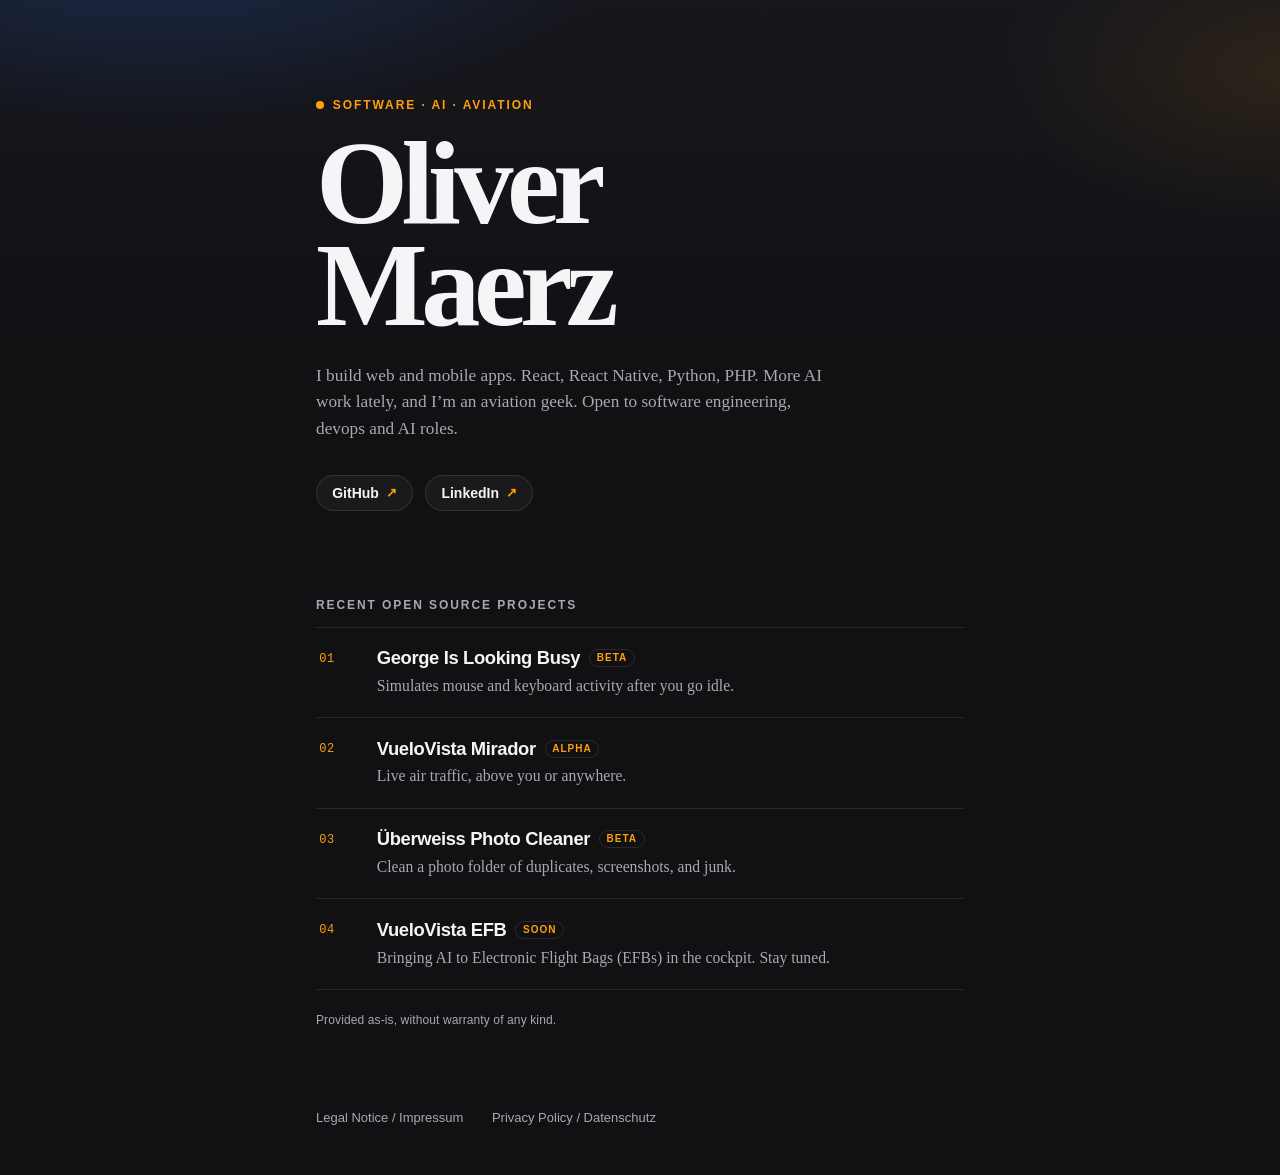
<file: index.html>
<!DOCTYPE html>
<html lang="en">
<head>
  <meta charset="utf-8">
  <meta name="viewport" content="width=device-width, initial-scale=1">
  <title>Oliver Maerz</title>
  <meta name="description" content="Oliver Maerz: software, AI, and aviation. Web and mobile apps, more AI work lately.">
  <link rel="canonical" href="https://olivermaerz.com/">
  <meta property="og:title" content="Oliver Maerz">
  <meta property="og:description" content="Software, AI, and aviation. Web and mobile apps, more AI work lately.">
  <meta property="og:url" content="https://olivermaerz.com/">
  <meta property="og:type" content="website">
  <meta property="og:site_name" content="Oliver Maerz">
  <meta property="og:locale" content="en_US">
  <meta property="og:image" content="https://olivermaerz.com/og.png">
  <meta property="og:image:type" content="image/png">
  <meta property="og:image:width" content="1200">
  <meta property="og:image:height" content="630">
  <meta property="og:image:alt" content="Oliver Maerz — Software · AI · Aviation">
  <meta name="twitter:card" content="summary_large_image">
  <meta name="twitter:title" content="Oliver Maerz">
  <meta name="twitter:description" content="Software, AI, and aviation. Web and mobile apps, more AI work lately.">
  <meta name="twitter:image" content="https://olivermaerz.com/og.png">
  <meta name="twitter:image:alt" content="Oliver Maerz — Software · AI · Aviation">
  <link rel="icon" href="data:image/svg+xml,%3Csvg xmlns='http://www.w3.org/2000/svg' viewBox='0 0 32 32'%3E%3Crect width='32' height='32' rx='8' fill='%23111114'/%3E%3Ctext x='16' y='22' text-anchor='middle' font-size='16' font-family='Georgia,serif' fill='%23ff9f0a'%3Eom%3C/text%3E%3C/svg%3E">
  <link rel="stylesheet" href="styles.css?v=2">
</head>
<body>
  <div class="grain" aria-hidden="true"></div>
  <div class="glow" aria-hidden="true"></div>

  <main>
    <header class="hero">
      <p class="kicker">
        <span class="pulse" aria-hidden="true"></span>
        Software · AI · Aviation
      </p>
      <h1>
        <span>Oliver</span>
        <span>Maerz</span>
      </h1>
      <p class="lede">
        I build web and mobile apps. React, React Native, Python, PHP.
        More AI work lately, and I’m an aviation geek.
        Open to software engineering, devops and AI roles.
      </p>
      <nav class="links" aria-label="Profiles">
        <a href="https://github.com/olivermaerz">GitHub <span aria-hidden="true">↗</span></a>
        <a href="https://www.linkedin.com/in/olivermaerz/">LinkedIn <span aria-hidden="true">↗</span></a>
      </nav>
    </header>

    <section class="work-section" aria-labelledby="work-heading">
      <h2 id="work-heading">Recent Open Source Projects</h2>
      <ul class="work">
        <li>
          <a class="work-row" href="https://george.olivermaerz.com/">
            <span class="work-index">01</span>
            <span class="work-copy">
              <strong>George Is Looking Busy <em class="status">Beta</em></strong>
              <span>Simulates mouse and keyboard activity after you go idle.</span>
            </span>
          </a>
        </li>
        <li>
          <a class="work-row" href="https://github.com/olivermaerz/vuelovista-mirador">
            <span class="work-index">02</span>
            <span class="work-copy">
              <strong>VueloVista Mirador <em class="status">Alpha</em></strong>
              <span>Live air traffic, above you or anywhere.</span>
            </span>
          </a>
        </li>
        <li>
          <a class="work-row" href="https://github.com/olivermaerz/uberweiss-photo-cleaner">
            <span class="work-index">03</span>
            <span class="work-copy">
              <strong>Überweiss Photo Cleaner <em class="status">Beta</em></strong>
              <span>Clean a photo folder of duplicates, screenshots, and junk.</span>
            </span>
          </a>
        </li>
        <li>
          <div class="work-row soon">
            <span class="work-index">04</span>
            <span class="work-copy">
              <strong>VueloVista EFB <em class="status">Soon</em></strong>
              <span>Bringing AI to Electronic Flight Bags (EFBs) in the cockpit. Stay tuned.</span>
            </span>
          </div>
        </li>
      </ul>
      <p class="fineprint">Provided as-is, without warranty of any kind.</p>
    </section>
  </main>

  <footer class="site-footer">
    <a href="/imprint.html">Legal Notice / Impressum</a>
    <span class="sep" aria-hidden="true">·</span>
    <a href="/privacy.html">Privacy Policy / Datenschutz</a>
  </footer>
</body>
</html>
</file>
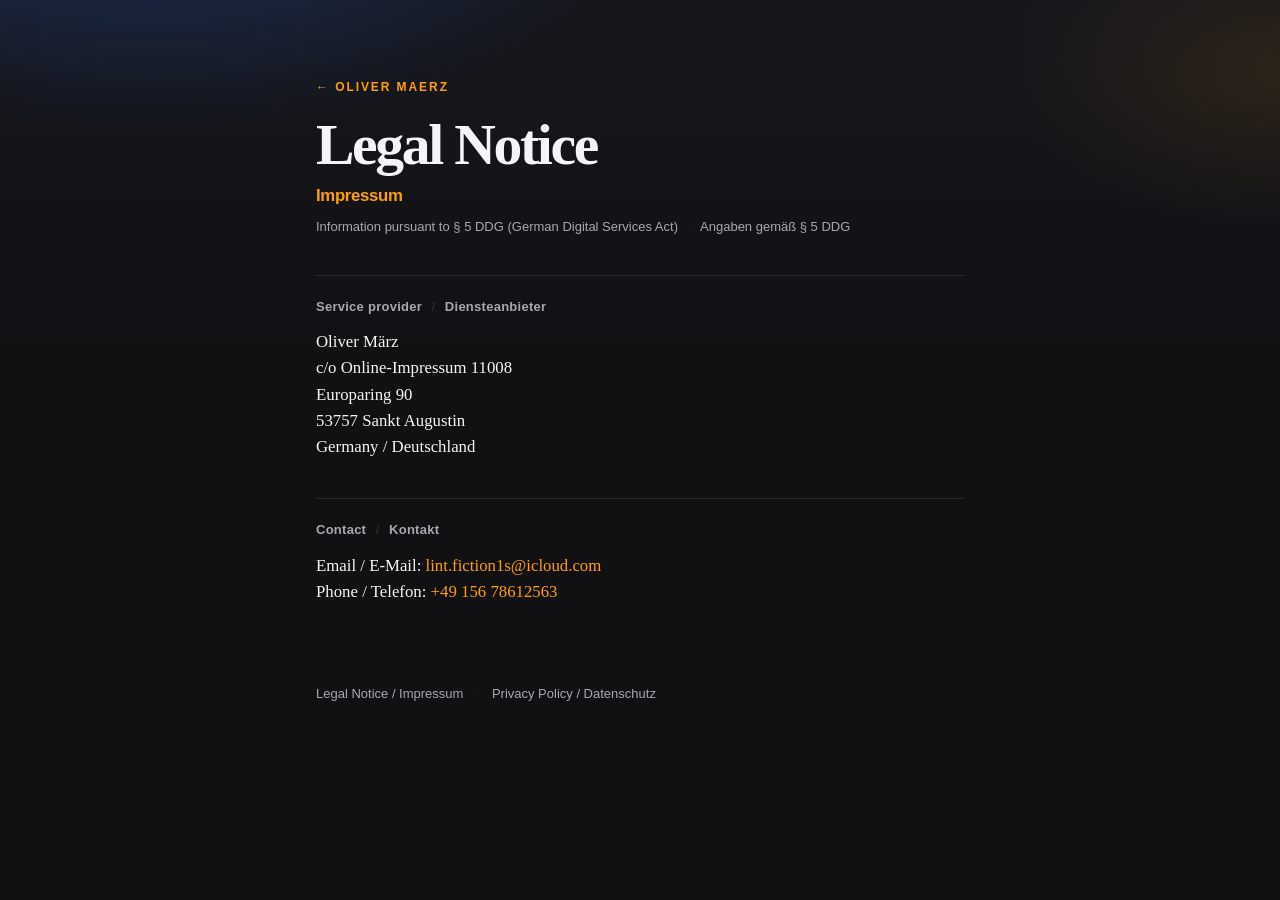
<file: impressum.html>
<!DOCTYPE html>
<html lang="en">
<head>
  <meta charset="utf-8">
  <meta name="viewport" content="width=device-width, initial-scale=1">
  <title>Impressum — Oliver Maerz</title>
  <meta http-equiv="refresh" content="0; url=/imprint.html">
  <link rel="canonical" href="https://olivermaerz.com/imprint.html">
  <meta name="robots" content="noindex">
  <script>location.replace("/imprint.html");</script>
</head>
<body>
  <p><a href="/imprint.html">Legal Notice / Impressum</a></p>
</body>
</html>
</file>
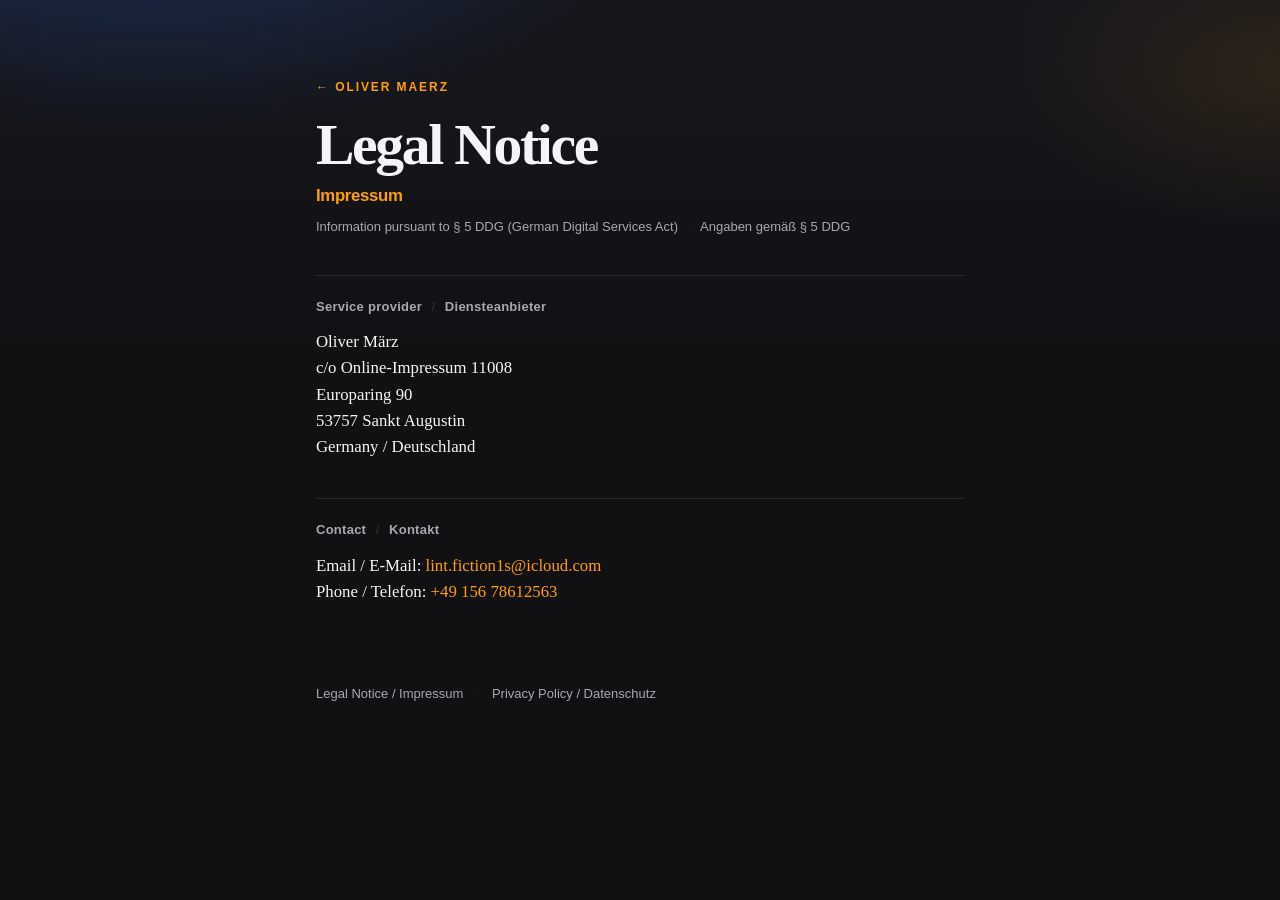
<file: imprint.html>
<!DOCTYPE html>
<html lang="en">
<head>
  <meta charset="utf-8">
  <meta name="viewport" content="width=device-width, initial-scale=1">
  <title>Legal Notice / Impressum — Oliver Maerz</title>
  <meta name="description" content="Legal notice / Impressum and provider identification for olivermaerz.com.">
  <link rel="canonical" href="https://olivermaerz.com/imprint.html">
  <meta name="robots" content="noindex">
  <link rel="icon" href="data:image/svg+xml,%3Csvg xmlns='http://www.w3.org/2000/svg' viewBox='0 0 32 32'%3E%3Crect width='32' height='32' rx='8' fill='%23111114'/%3E%3Ctext x='16' y='22' text-anchor='middle' font-size='16' font-family='Georgia,serif' fill='%23ff9f0a'%3Eom%3C/text%3E%3C/svg%3E">
  <link rel="stylesheet" href="styles.css?v=2">
</head>
<body>
  <div class="grain" aria-hidden="true"></div>
  <div class="glow" aria-hidden="true"></div>

  <main class="legal">
    <p class="kicker"><a href="/">← Oliver Maerz</a></p>
    <h1 class="legal-title">Legal Notice</h1>
    <p class="legal-lede" lang="de">Impressum</p>
    <p class="legal-sub">
      <span lang="en">Information pursuant to § 5 DDG (German Digital Services Act)</span>
      <span class="sep" aria-hidden="true">·</span>
      <span lang="de">Angaben gemäß § 5 DDG</span>
    </p>

    <section class="legal-block" aria-labelledby="provider-heading">
      <h2 id="provider-heading">
        <span lang="en">Service provider</span>
        <span class="sep" aria-hidden="true">/</span>
        <span lang="de">Diensteanbieter</span>
      </h2>
      <p>
        Oliver März<br>
        c/o Online-Impressum 11008<br>
        Europaring 90<br>
        53757 Sankt Augustin<br>
        <span lang="en">Germany</span><span lang="de"> / Deutschland</span>
      </p>
    </section>

    <section class="legal-block" aria-labelledby="contact-heading">
      <h2 id="contact-heading">
        <span lang="en">Contact</span>
        <span class="sep" aria-hidden="true">/</span>
        <span lang="de">Kontakt</span>
      </h2>
      <p>
        <span lang="en">Email</span><span lang="de"> / E-Mail</span>:
        <a href="mailto:lint.fiction1s@icloud.com">lint.fiction1s@icloud.com</a><br>
        <span lang="en">Phone</span><span lang="de"> / Telefon</span>:
        <a href="tel:+4915678612563">+49 156 78612563</a>
      </p>
    </section>
  </main>

  <footer class="site-footer">
    <a href="/imprint.html">Legal Notice / Impressum</a>
    <span class="sep" aria-hidden="true">·</span>
    <a href="/privacy.html">Privacy Policy / Datenschutz</a>
  </footer>
</body>
</html>
</file>
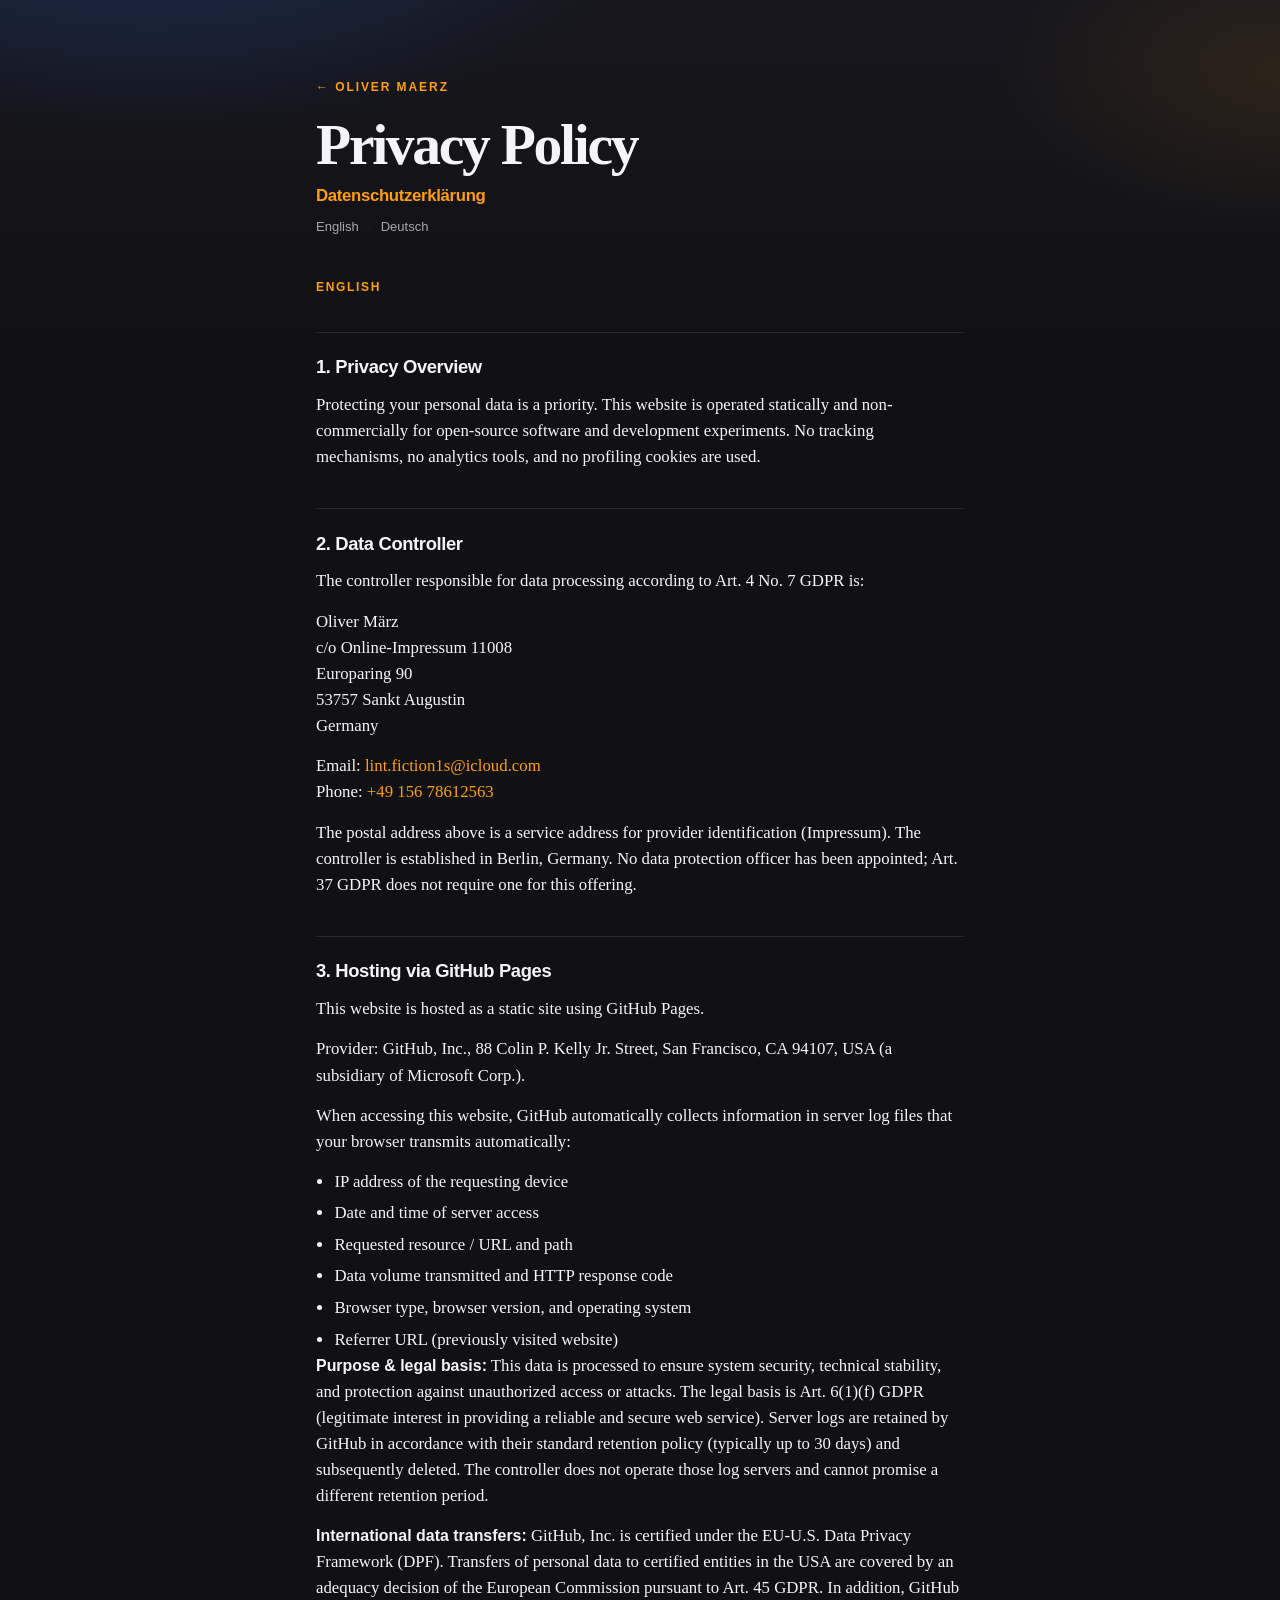
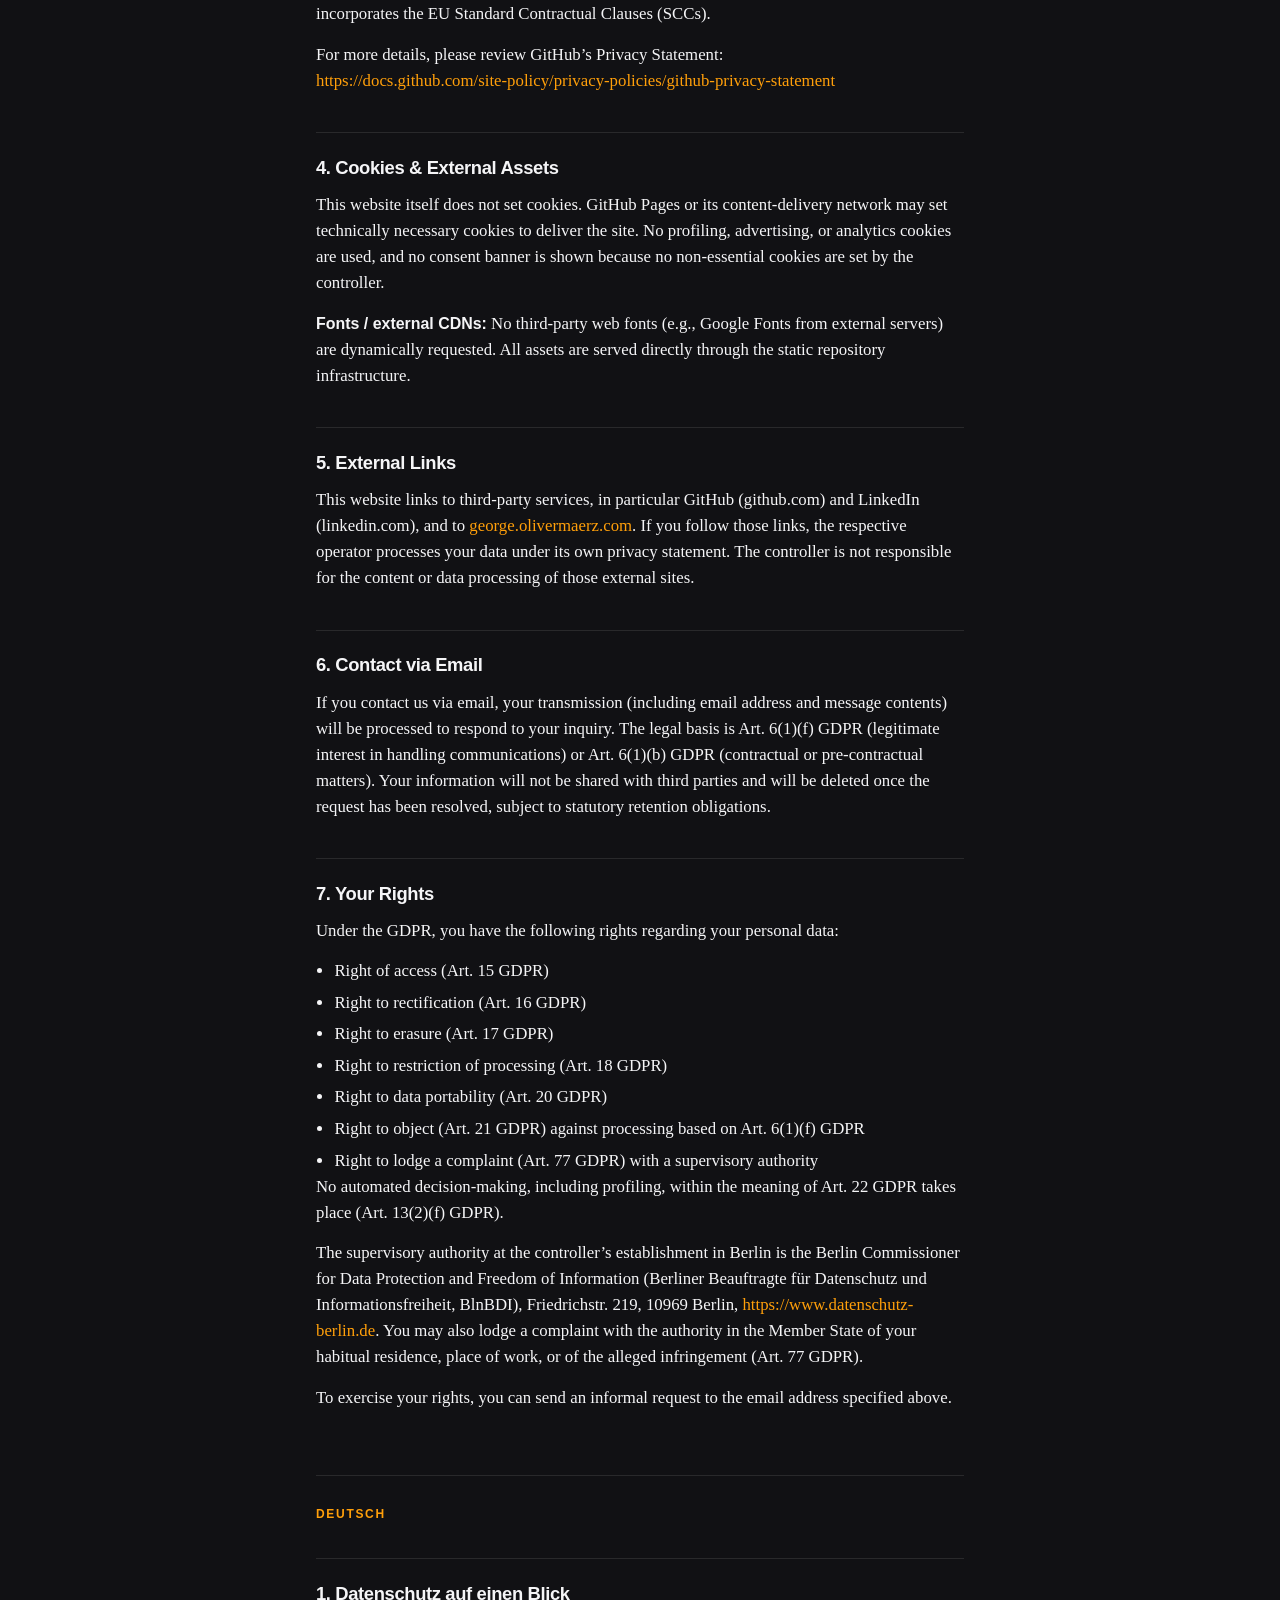
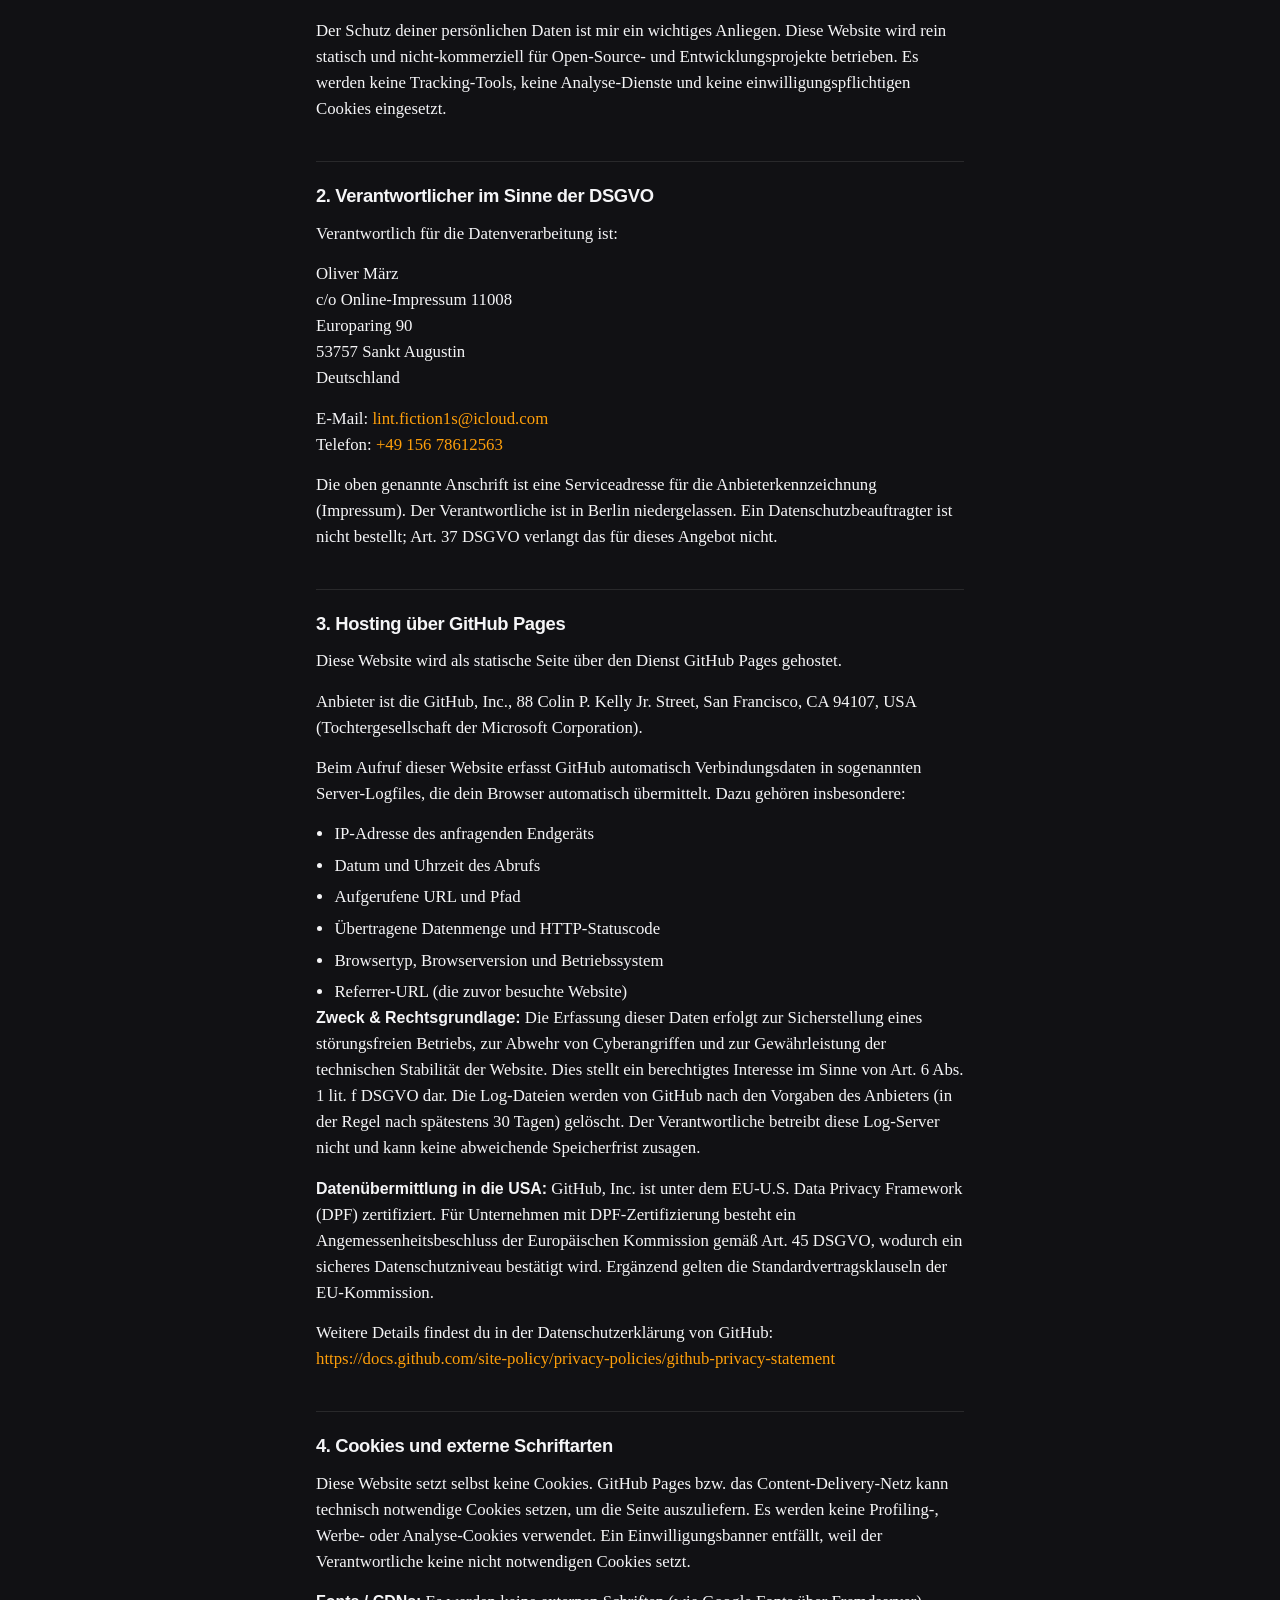
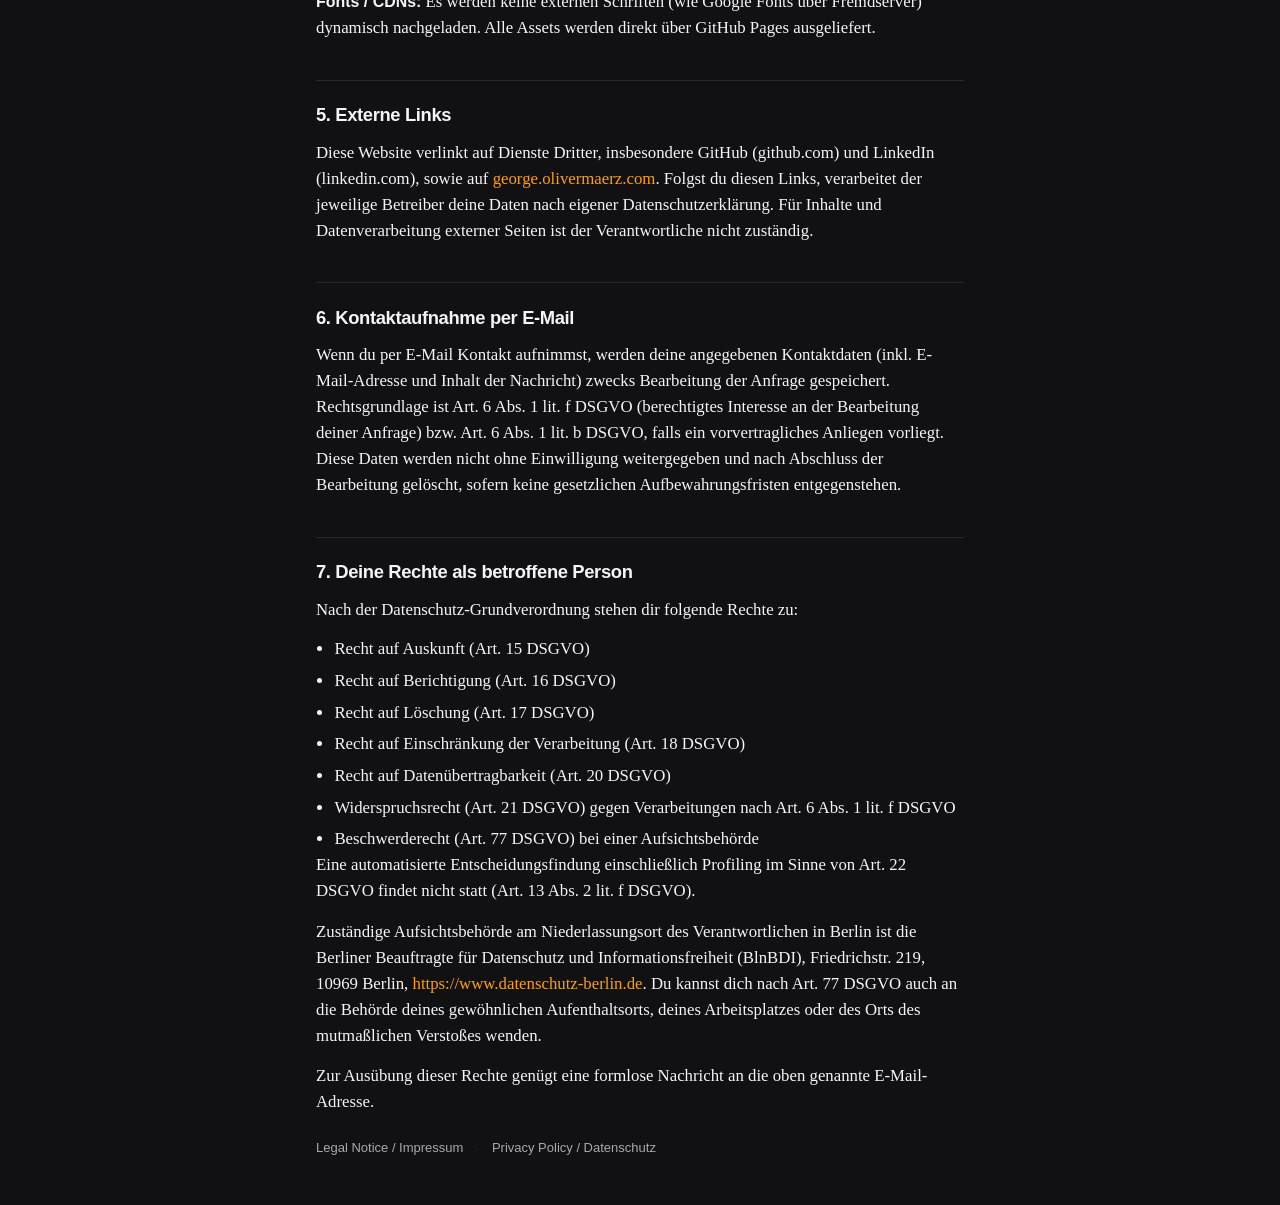
<file: privacy.html>
<!DOCTYPE html>
<html lang="en">
<head>
  <meta charset="utf-8">
  <meta name="viewport" content="width=device-width, initial-scale=1">
  <title>Privacy Policy / Datenschutzerklärung — Oliver Maerz</title>
  <meta name="description" content="Privacy Policy / Datenschutzerklärung for olivermaerz.com.">
  <link rel="canonical" href="https://olivermaerz.com/privacy.html">
  <meta name="robots" content="noindex">
  <link rel="icon" href="data:image/svg+xml,%3Csvg xmlns='http://www.w3.org/2000/svg' viewBox='0 0 32 32'%3E%3Crect width='32' height='32' rx='8' fill='%23111114'/%3E%3Ctext x='16' y='22' text-anchor='middle' font-size='16' font-family='Georgia,serif' fill='%23ff9f0a'%3Eom%3C/text%3E%3C/svg%3E">
  <link rel="stylesheet" href="styles.css?v=2">
</head>
<body>
  <div class="grain" aria-hidden="true"></div>
  <div class="glow" aria-hidden="true"></div>

  <main class="legal privacy">
    <p class="kicker"><a href="/">← Oliver Maerz</a></p>
    <h1 class="legal-title">Privacy Policy</h1>
    <p class="legal-lede" lang="de">Datenschutzerklärung</p>
    <p class="legal-sub">
      <a href="#en">English</a>
      <span class="sep" aria-hidden="true">·</span>
      <a href="#de" lang="de">Deutsch</a>
    </p>

    <article id="en" lang="en" class="policy">
      <h2 class="policy-lang">English</h2>

      <section class="legal-block" aria-labelledby="en-1">
        <h3 id="en-1">1. Privacy Overview</h3>
        <p>
          Protecting your personal data is a priority. This website is operated
          statically and non-commercially for open-source software and development
          experiments. No tracking mechanisms, no analytics tools, and no profiling
          cookies are used.
        </p>
      </section>

      <section class="legal-block" aria-labelledby="en-2">
        <h3 id="en-2">2. Data Controller</h3>
        <p>
          The controller responsible for data processing according to Art. 4 No. 7
          GDPR is:
        </p>
        <p>
          Oliver März<br>
          c/o Online-Impressum 11008<br>
          Europaring 90<br>
          53757 Sankt Augustin<br>
          Germany
        </p>
        <p>
          Email:
          <a href="mailto:lint.fiction1s@icloud.com">lint.fiction1s@icloud.com</a><br>
          Phone:
          <a href="tel:+4915678612563">+49 156 78612563</a>
        </p>
        <p>
          The postal address above is a service address for provider identification
          (Impressum). The controller is established in Berlin, Germany. No data
          protection officer has been appointed; Art. 37 GDPR does not require one
          for this offering.
        </p>
      </section>

      <section class="legal-block" aria-labelledby="en-3">
        <h3 id="en-3">3. Hosting via GitHub Pages</h3>
        <p>
          This website is hosted as a static site using GitHub Pages.
        </p>
        <p>
          Provider: GitHub, Inc., 88 Colin P. Kelly Jr. Street, San Francisco,
          CA 94107, USA (a subsidiary of Microsoft Corp.).
        </p>
        <p>
          When accessing this website, GitHub automatically collects information in
          server log files that your browser transmits automatically:
        </p>
        <ul>
          <li>IP address of the requesting device</li>
          <li>Date and time of server access</li>
          <li>Requested resource / URL and path</li>
          <li>Data volume transmitted and HTTP response code</li>
          <li>Browser type, browser version, and operating system</li>
          <li>Referrer URL (previously visited website)</li>
        </ul>
        <p>
          <strong>Purpose &amp; legal basis:</strong>
          This data is processed to ensure system security, technical stability, and
          protection against unauthorized access or attacks. The legal basis is
          Art. 6(1)(f) GDPR (legitimate interest in providing a reliable and secure
          web service). Server logs are retained by GitHub in accordance with their
          standard retention policy (typically up to 30 days) and subsequently
          deleted. The controller does not operate those log servers and cannot
          promise a different retention period.
        </p>
        <p>
          <strong>International data transfers:</strong>
          GitHub, Inc. is certified under the EU-U.S. Data Privacy Framework (DPF).
          Transfers of personal data to certified entities in the USA are covered by
          an adequacy decision of the European Commission pursuant to Art. 45 GDPR.
          In addition, GitHub incorporates the EU Standard Contractual Clauses (SCCs).
        </p>
        <p>
          For more details, please review GitHub’s Privacy Statement:<br>
          <a href="https://docs.github.com/site-policy/privacy-policies/github-privacy-statement">https://docs.github.com/site-policy/privacy-policies/github-privacy-statement</a>
        </p>
      </section>

      <section class="legal-block" aria-labelledby="en-4">
        <h3 id="en-4">4. Cookies &amp; External Assets</h3>
        <p>
          This website itself does not set cookies. GitHub Pages or its
          content-delivery network may set technically necessary cookies to deliver
          the site. No profiling, advertising, or analytics cookies are used, and no
          consent banner is shown because no non-essential cookies are set by the
          controller.
        </p>
        <p>
          <strong>Fonts / external CDNs:</strong>
          No third-party web fonts (e.g., Google Fonts from external servers) are
          dynamically requested. All assets are served directly through the static
          repository infrastructure.
        </p>
      </section>

      <section class="legal-block" aria-labelledby="en-5">
        <h3 id="en-5">5. External Links</h3>
        <p>
          This website links to third-party services, in particular GitHub
          (github.com) and LinkedIn (linkedin.com), and to
          <a href="https://george.olivermaerz.com/">george.olivermaerz.com</a>.
          If you follow those links, the respective operator processes your data
          under its own privacy statement. The controller is not responsible for the
          content or data processing of those external sites.
        </p>
      </section>

      <section class="legal-block" aria-labelledby="en-6">
        <h3 id="en-6">6. Contact via Email</h3>
        <p>
          If you contact us via email, your transmission (including email address and
          message contents) will be processed to respond to your inquiry. The legal
          basis is Art. 6(1)(f) GDPR (legitimate interest in handling communications)
          or Art. 6(1)(b) GDPR (contractual or pre-contractual matters). Your
          information will not be shared with third parties and will be deleted once
          the request has been resolved, subject to statutory retention obligations.
        </p>
      </section>

      <section class="legal-block" aria-labelledby="en-7">
        <h3 id="en-7">7. Your Rights</h3>
        <p>
          Under the GDPR, you have the following rights regarding your personal data:
        </p>
        <ul>
          <li>Right of access (Art. 15 GDPR)</li>
          <li>Right to rectification (Art. 16 GDPR)</li>
          <li>Right to erasure (Art. 17 GDPR)</li>
          <li>Right to restriction of processing (Art. 18 GDPR)</li>
          <li>Right to data portability (Art. 20 GDPR)</li>
          <li>Right to object (Art. 21 GDPR) against processing based on Art. 6(1)(f) GDPR</li>
          <li>Right to lodge a complaint (Art. 77 GDPR) with a supervisory authority</li>
        </ul>
        <p>
          No automated decision-making, including profiling, within the meaning of
          Art. 22 GDPR takes place (Art. 13(2)(f) GDPR).
        </p>
        <p>
          The supervisory authority at the controller’s establishment in Berlin is
          the Berlin Commissioner for Data Protection and Freedom of Information
          (Berliner Beauftragte für Datenschutz und Informationsfreiheit, BlnBDI),
          Friedrichstr. 219, 10969 Berlin,
          <a href="https://www.datenschutz-berlin.de">https://www.datenschutz-berlin.de</a>.
          You may also lodge a complaint with the authority in the Member State of
          your habitual residence, place of work, or of the alleged infringement
          (Art. 77 GDPR).
        </p>
        <p>
          To exercise your rights, you can send an informal request to the email
          address specified above.
        </p>
      </section>
    </article>

    <article id="de" lang="de" class="policy">
      <h2 class="policy-lang">Deutsch</h2>

      <section class="legal-block" aria-labelledby="de-1">
        <h3 id="de-1">1. Datenschutz auf einen Blick</h3>
        <p>
          Der Schutz deiner persönlichen Daten ist mir ein wichtiges Anliegen. Diese
          Website wird rein statisch und nicht-kommerziell für Open-Source- und
          Entwicklungsprojekte betrieben. Es werden keine Tracking-Tools, keine
          Analyse-Dienste und keine einwilligungspflichtigen Cookies eingesetzt.
        </p>
      </section>

      <section class="legal-block" aria-labelledby="de-2">
        <h3 id="de-2">2. Verantwortlicher im Sinne der DSGVO</h3>
        <p>
          Verantwortlich für die Datenverarbeitung ist:
        </p>
        <p>
          Oliver März<br>
          c/o Online-Impressum 11008<br>
          Europaring 90<br>
          53757 Sankt Augustin<br>
          Deutschland
        </p>
        <p>
          E-Mail:
          <a href="mailto:lint.fiction1s@icloud.com">lint.fiction1s@icloud.com</a><br>
          Telefon:
          <a href="tel:+4915678612563">+49 156 78612563</a>
        </p>
        <p>
          Die oben genannte Anschrift ist eine Serviceadresse für die
          Anbieterkennzeichnung (Impressum). Der Verantwortliche ist in Berlin
          niedergelassen. Ein Datenschutzbeauftragter ist nicht bestellt;
          Art. 37 DSGVO verlangt das für dieses Angebot nicht.
        </p>
      </section>

      <section class="legal-block" aria-labelledby="de-3">
        <h3 id="de-3">3. Hosting über GitHub Pages</h3>
        <p>
          Diese Website wird als statische Seite über den Dienst GitHub Pages gehostet.
        </p>
        <p>
          Anbieter ist die GitHub, Inc., 88 Colin P. Kelly Jr. Street, San Francisco,
          CA 94107, USA (Tochtergesellschaft der Microsoft Corporation).
        </p>
        <p>
          Beim Aufruf dieser Website erfasst GitHub automatisch Verbindungsdaten in
          sogenannten Server-Logfiles, die dein Browser automatisch übermittelt. Dazu
          gehören insbesondere:
        </p>
        <ul>
          <li>IP-Adresse des anfragenden Endgeräts</li>
          <li>Datum und Uhrzeit des Abrufs</li>
          <li>Aufgerufene URL und Pfad</li>
          <li>Übertragene Datenmenge und HTTP-Statuscode</li>
          <li>Browsertyp, Browserversion und Betriebssystem</li>
          <li>Referrer-URL (die zuvor besuchte Website)</li>
        </ul>
        <p>
          <strong>Zweck &amp; Rechtsgrundlage:</strong>
          Die Erfassung dieser Daten erfolgt zur Sicherstellung eines störungsfreien
          Betriebs, zur Abwehr von Cyberangriffen und zur Gewährleistung der
          technischen Stabilität der Website. Dies stellt ein berechtigtes Interesse
          im Sinne von Art. 6 Abs. 1 lit. f DSGVO dar. Die Log-Dateien werden von
          GitHub nach den Vorgaben des Anbieters (in der Regel nach spätestens
          30 Tagen) gelöscht. Der Verantwortliche betreibt diese Log-Server nicht und
          kann keine abweichende Speicherfrist zusagen.
        </p>
        <p>
          <strong>Datenübermittlung in die USA:</strong>
          GitHub, Inc. ist unter dem EU-U.S. Data Privacy Framework (DPF) zertifiziert.
          Für Unternehmen mit DPF-Zertifizierung besteht ein Angemessenheitsbeschluss
          der Europäischen Kommission gemäß Art. 45 DSGVO, wodurch ein sicheres
          Datenschutzniveau bestätigt wird. Ergänzend gelten die
          Standardvertragsklauseln der EU-Kommission.
        </p>
        <p>
          Weitere Details findest du in der Datenschutzerklärung von GitHub:<br>
          <a href="https://docs.github.com/site-policy/privacy-policies/github-privacy-statement">https://docs.github.com/site-policy/privacy-policies/github-privacy-statement</a>
        </p>
      </section>

      <section class="legal-block" aria-labelledby="de-4">
        <h3 id="de-4">4. Cookies und externe Schriftarten</h3>
        <p>
          Diese Website setzt selbst keine Cookies. GitHub Pages bzw. das
          Content-Delivery-Netz kann technisch notwendige Cookies setzen, um die
          Seite auszuliefern. Es werden keine Profiling-, Werbe- oder Analyse-Cookies
          verwendet. Ein Einwilligungsbanner entfällt, weil der Verantwortliche keine
          nicht notwendigen Cookies setzt.
        </p>
        <p>
          <strong>Fonts / CDNs:</strong>
          Es werden keine externen Schriften (wie Google Fonts über Fremdserver)
          dynamisch nachgeladen. Alle Assets werden direkt über GitHub Pages
          ausgeliefert.
        </p>
      </section>

      <section class="legal-block" aria-labelledby="de-5">
        <h3 id="de-5">5. Externe Links</h3>
        <p>
          Diese Website verlinkt auf Dienste Dritter, insbesondere GitHub
          (github.com) und LinkedIn (linkedin.com), sowie auf
          <a href="https://george.olivermaerz.com/">george.olivermaerz.com</a>.
          Folgst du diesen Links, verarbeitet der jeweilige Betreiber deine Daten
          nach eigener Datenschutzerklärung. Für Inhalte und Datenverarbeitung
          externer Seiten ist der Verantwortliche nicht zuständig.
        </p>
      </section>

      <section class="legal-block" aria-labelledby="de-6">
        <h3 id="de-6">6. Kontaktaufnahme per E-Mail</h3>
        <p>
          Wenn du per E-Mail Kontakt aufnimmst, werden deine angegebenen Kontaktdaten
          (inkl. E-Mail-Adresse und Inhalt der Nachricht) zwecks Bearbeitung der
          Anfrage gespeichert. Rechtsgrundlage ist Art. 6 Abs. 1 lit. f DSGVO
          (berechtigtes Interesse an der Bearbeitung deiner Anfrage) bzw.
          Art. 6 Abs. 1 lit. b DSGVO, falls ein vorvertragliches Anliegen vorliegt.
          Diese Daten werden nicht ohne Einwilligung weitergegeben und nach Abschluss
          der Bearbeitung gelöscht, sofern keine gesetzlichen Aufbewahrungsfristen
          entgegenstehen.
        </p>
      </section>

      <section class="legal-block" aria-labelledby="de-7">
        <h3 id="de-7">7. Deine Rechte als betroffene Person</h3>
        <p>
          Nach der Datenschutz-Grundverordnung stehen dir folgende Rechte zu:
        </p>
        <ul>
          <li>Recht auf Auskunft (Art. 15 DSGVO)</li>
          <li>Recht auf Berichtigung (Art. 16 DSGVO)</li>
          <li>Recht auf Löschung (Art. 17 DSGVO)</li>
          <li>Recht auf Einschränkung der Verarbeitung (Art. 18 DSGVO)</li>
          <li>Recht auf Datenübertragbarkeit (Art. 20 DSGVO)</li>
          <li>Widerspruchsrecht (Art. 21 DSGVO) gegen Verarbeitungen nach Art. 6 Abs. 1 lit. f DSGVO</li>
          <li>Beschwerderecht (Art. 77 DSGVO) bei einer Aufsichtsbehörde</li>
        </ul>
        <p>
          Eine automatisierte Entscheidungsfindung einschließlich Profiling im Sinne
          von Art. 22 DSGVO findet nicht statt (Art. 13 Abs. 2 lit. f DSGVO).
        </p>
        <p>
          Zuständige Aufsichtsbehörde am Niederlassungsort des Verantwortlichen in
          Berlin ist die Berliner Beauftragte für Datenschutz und
          Informationsfreiheit (BlnBDI), Friedrichstr. 219, 10969 Berlin,
          <a href="https://www.datenschutz-berlin.de">https://www.datenschutz-berlin.de</a>.
          Du kannst dich nach Art. 77 DSGVO auch an die Behörde deines gewöhnlichen
          Aufenthaltsorts, deines Arbeitsplatzes oder des Orts des mutmaßlichen
          Verstoßes wenden.
        </p>
        <p>
          Zur Ausübung dieser Rechte genügt eine formlose Nachricht an die oben
          genannte E-Mail-Adresse.
        </p>
      </section>
    </article>
  </main>

  <footer class="site-footer">
    <a href="/imprint.html">Legal Notice / Impressum</a>
    <span class="sep" aria-hidden="true">·</span>
    <a href="/privacy.html">Privacy Policy / Datenschutz</a>
  </footer>
</body>
</html>
</file>
<file: styles.css>
:root {
  --bg: #111114;
  --ink: #f5f5f7;
  --muted: #a8a8ae;
  --line: rgba(255, 255, 255, 0.1);
  --accent: #ff9f0a;
  --accent-soft: rgba(255, 159, 10, 0.12);
  --blue-glow: rgba(37, 99, 196, 0.32);
  --card: rgba(255, 255, 255, 0.04);
  --sans: "Avenir Next", "Segoe UI", "Helvetica Neue", sans-serif;
  --serif: "Iowan Old Style", "Palatino Linotype", Palatino, Georgia, serif;
  --mono: "SFMono-Regular", ui-monospace, Menlo, Consolas, monospace;
}

* { box-sizing: border-box; }

html, body { min-height: 100%; }

body {
  margin: 0;
  background: var(--bg);
  color: var(--ink);
  font: 18px/1.55 var(--serif);
  -webkit-font-smoothing: antialiased;
  overflow-x: hidden;
}

.grain,
.glow {
  pointer-events: none;
  position: fixed;
  inset: 0;
}

.grain {
  z-index: 0;
  opacity: 0.08;
  mix-blend-mode: overlay;
  background-image: url("data:image/svg+xml,%3Csvg viewBox='0 0 200 200' xmlns='http://www.w3.org/2000/svg'%3E%3Cfilter id='n'%3E%3CfeTurbulence type='fractalNoise' baseFrequency='0.85' numOctaves='4' stitchTiles='stitch'/%3E%3C/filter%3E%3Crect width='100%25' height='100%25' filter='url(%23n)'/%3E%3C/svg%3E");
}

.glow {
  z-index: 0;
  background:
    radial-gradient(ellipse 70% 45% at 12% -10%, var(--blue-glow), transparent 55%),
    radial-gradient(ellipse 45% 35% at 100% 8%, rgba(255, 159, 10, 0.1), transparent 50%),
    linear-gradient(#16161c, var(--bg) 42%);
}

main {
  position: relative;
  z-index: 1;
  max-width: 44rem;
  margin: 0 auto;
  padding: 10vh 28px 80px;
}

.hero { animation: rise 0.8s ease both; }

.kicker {
  display: inline-flex;
  align-items: center;
  gap: 0.55rem;
  margin: 0 0 1.4rem;
  font: 600 12px/1 var(--sans);
  letter-spacing: 0.16em;
  text-transform: uppercase;
  color: var(--accent);
}

.pulse {
  width: 8px;
  height: 8px;
  border-radius: 50%;
  background: var(--accent);
  box-shadow: 0 0 0 0 rgba(255, 159, 10, 0.7);
  animation: ping 2.2s ease-out infinite;
}

h1 {
  margin: 0;
  font-size: clamp(4.2rem, 14vw, 7.4rem);
  line-height: 0.86;
  letter-spacing: -0.055em;
  font-weight: 700;
}

h1 span { display: block; }

.lede {
  max-width: 32rem;
  margin: 1.6rem 0 0;
  color: var(--muted);
  font-size: 1.08rem;
}

.links {
  display: flex;
  flex-wrap: wrap;
  gap: 0.75rem;
  margin: 2rem 0 0;
}

.links a {
  display: inline-flex;
  align-items: center;
  gap: 0.45rem;
  padding: 0.62rem 0.95rem;
  border: 1px solid var(--line);
  border-radius: 999px;
  background: var(--card);
  color: var(--ink);
  font: 600 14px/1 var(--sans);
  text-decoration: none;
  transition: border-color 0.2s ease, background 0.2s ease, color 0.2s ease;
}

.links a span {
  color: var(--accent);
  font-size: 0.95em;
}

.links a:hover,
.links a:focus-visible {
  border-color: var(--accent);
  background: var(--accent-soft);
  color: var(--accent);
}

.work-section {
  margin-top: 5.5rem;
  animation: rise 0.8s ease 0.12s both;
}

h2 {
  margin: 0 0 1rem;
  font: 600 12px/1 var(--sans);
  letter-spacing: 0.16em;
  text-transform: uppercase;
  color: var(--muted);
}

.work {
  list-style: none;
  margin: 0;
  padding: 0;
  border-top: 1px solid var(--line);
}

.work-row {
  display: grid;
  grid-template-columns: 2.6rem 1fr auto;
  gap: 1rem;
  align-items: start;
  padding: 1.2rem 0.2rem;
  border-bottom: 1px solid var(--line);
  color: inherit;
  text-decoration: none;
  transition: background 0.2s ease, padding 0.2s ease;
}

a.work-row::after {
  content: "↗";
  padding-top: 0.15rem;
  color: var(--accent);
  font: 500 1rem/1 var(--sans);
  opacity: 0;
  transform: translate(-4px, 4px);
  transition: opacity 0.2s ease, transform 0.2s ease;
}

a.work-row:hover,
a.work-row:focus-visible {
  background: var(--accent-soft);
  padding-left: 0.7rem;
  padding-right: 0.5rem;
}

a.work-row:hover::after,
a.work-row:focus-visible::after {
  opacity: 1;
  transform: none;
}

.work-copy strong {
  display: flex;
  flex-wrap: wrap;
  align-items: center;
  gap: 0.45rem 0.55rem;
  font: 650 1.15rem/1.2 var(--sans);
  letter-spacing: -0.02em;
}

.status {
  padding: 0.2rem 0.42rem 0.18rem;
  border: 1px solid var(--line);
  border-radius: 999px;
  font: 600 10px/1 var(--sans);
  letter-spacing: 0.1em;
  text-transform: uppercase;
  font-style: normal;
  color: var(--accent);
}

.work-index {
  padding-top: 0.35rem;
  font: 500 12px/1 var(--mono);
  letter-spacing: 0.06em;
  color: var(--accent);
}

.fineprint {
  margin: 1.35rem 0 0;
  color: var(--muted);
  font: 500 12px/1.45 var(--sans);
  letter-spacing: 0.01em;
}

.work-copy span {
  display: block;
  margin-top: 0.3rem;
  color: var(--muted);
  font-size: 0.98rem;
}

a:focus-visible {
  outline: 2px solid var(--accent);
  outline-offset: 3px;
}

.site-footer {
  position: relative;
  z-index: 1;
  max-width: 44rem;
  margin: 0 auto;
  padding: 0 28px 48px;
  font: 500 13px/1.4 var(--sans);
}

.site-footer .sep {
  margin: 0 0.55rem;
  color: var(--line);
}

.site-footer a {
  color: var(--muted);
  text-decoration: none;
}

.site-footer a:hover,
.site-footer a:focus-visible {
  color: var(--accent);
}

.legal {
  padding-top: 8vh;
}

.legal .kicker a {
  color: inherit;
  text-decoration: none;
}

.legal .kicker a:hover,
.legal .kicker a:focus-visible {
  color: var(--ink);
}

.legal-title {
  margin: 0;
  font-size: clamp(2.4rem, 8vw, 3.6rem);
  line-height: 1.05;
  letter-spacing: -0.04em;
}

.legal-lede {
  margin: 0.55rem 0 0;
  color: var(--accent);
  font: 600 1.05rem/1.3 var(--sans);
  letter-spacing: -0.02em;
}

.legal-sub {
  margin: 0.7rem 0 0;
  max-width: 34rem;
  color: var(--muted);
  font: 500 13px/1.45 var(--sans);
}

.legal-sub .sep,
.legal-block h2 .sep {
  margin: 0 0.35rem;
  color: var(--line);
}

.legal-block {
  margin-top: 2.4rem;
  padding-top: 1.4rem;
  border-top: 1px solid var(--line);
}

.legal-block h2 {
  margin: 0 0 0.85rem;
  text-transform: none;
  letter-spacing: 0.02em;
  font: 600 13px/1.35 var(--sans);
  color: var(--muted);
}

.legal-block p {
  margin: 0;
  color: var(--ink);
  font: 400 1.05rem/1.55 var(--serif);
}

.legal-block a {
  color: var(--accent);
  text-decoration: none;
}

.legal-block a:hover,
.legal-block a:focus-visible {
  text-decoration: underline;
}

.legal-sub a {
  color: var(--muted);
  text-decoration: none;
}

.legal-sub a:hover,
.legal-sub a:focus-visible {
  color: var(--accent);
}

.privacy {
  padding-bottom: 24px;
}

.policy {
  margin-top: 2.8rem;
}

.policy + .policy {
  margin-top: 4rem;
  padding-top: 2rem;
  border-top: 1px solid var(--line);
}

.policy-lang {
  margin: 0 0 0.25rem;
  font: 600 12px/1 var(--sans);
  letter-spacing: 0.14em;
  text-transform: uppercase;
  color: var(--accent);
}

.privacy .legal-block h3 {
  margin: 0 0 0.85rem;
  font: 650 1.15rem/1.25 var(--sans);
  letter-spacing: -0.02em;
  color: var(--ink);
  text-transform: none;
}

.privacy .legal-block p + p {
  margin-top: 0.9rem;
}

.privacy .legal-block ul {
  margin: 0.85rem 0 0;
  padding: 0 0 0 1.15rem;
  color: var(--ink);
  font: 400 1.05rem/1.55 var(--serif);
}

.privacy .legal-block li + li {
  margin-top: 0.35rem;
}

.privacy .legal-block strong {
  font-family: var(--sans);
  font-weight: 650;
  font-size: 0.95em;
}

@media (max-width: 560px) {
  main { padding: 12vh 22px 64px; }
  .lede { font-size: 1rem; }
  .work-row { grid-template-columns: 2rem 1fr; gap: 0.7rem; }
  a.work-row::after { display: none; }
}

@media (prefers-reduced-motion: reduce) {
  .hero,
  .work-section,
  .pulse { animation: none; }
}

@keyframes rise {
  from { opacity: 0; transform: translateY(14px); }
  to { opacity: 1; transform: none; }
}

@keyframes ping {
  0% { box-shadow: 0 0 0 0 rgba(255, 159, 10, 0.55); }
  70% { box-shadow: 0 0 0 10px rgba(255, 159, 10, 0); }
  100% { box-shadow: 0 0 0 0 rgba(255, 159, 10, 0); }
}
</file>
